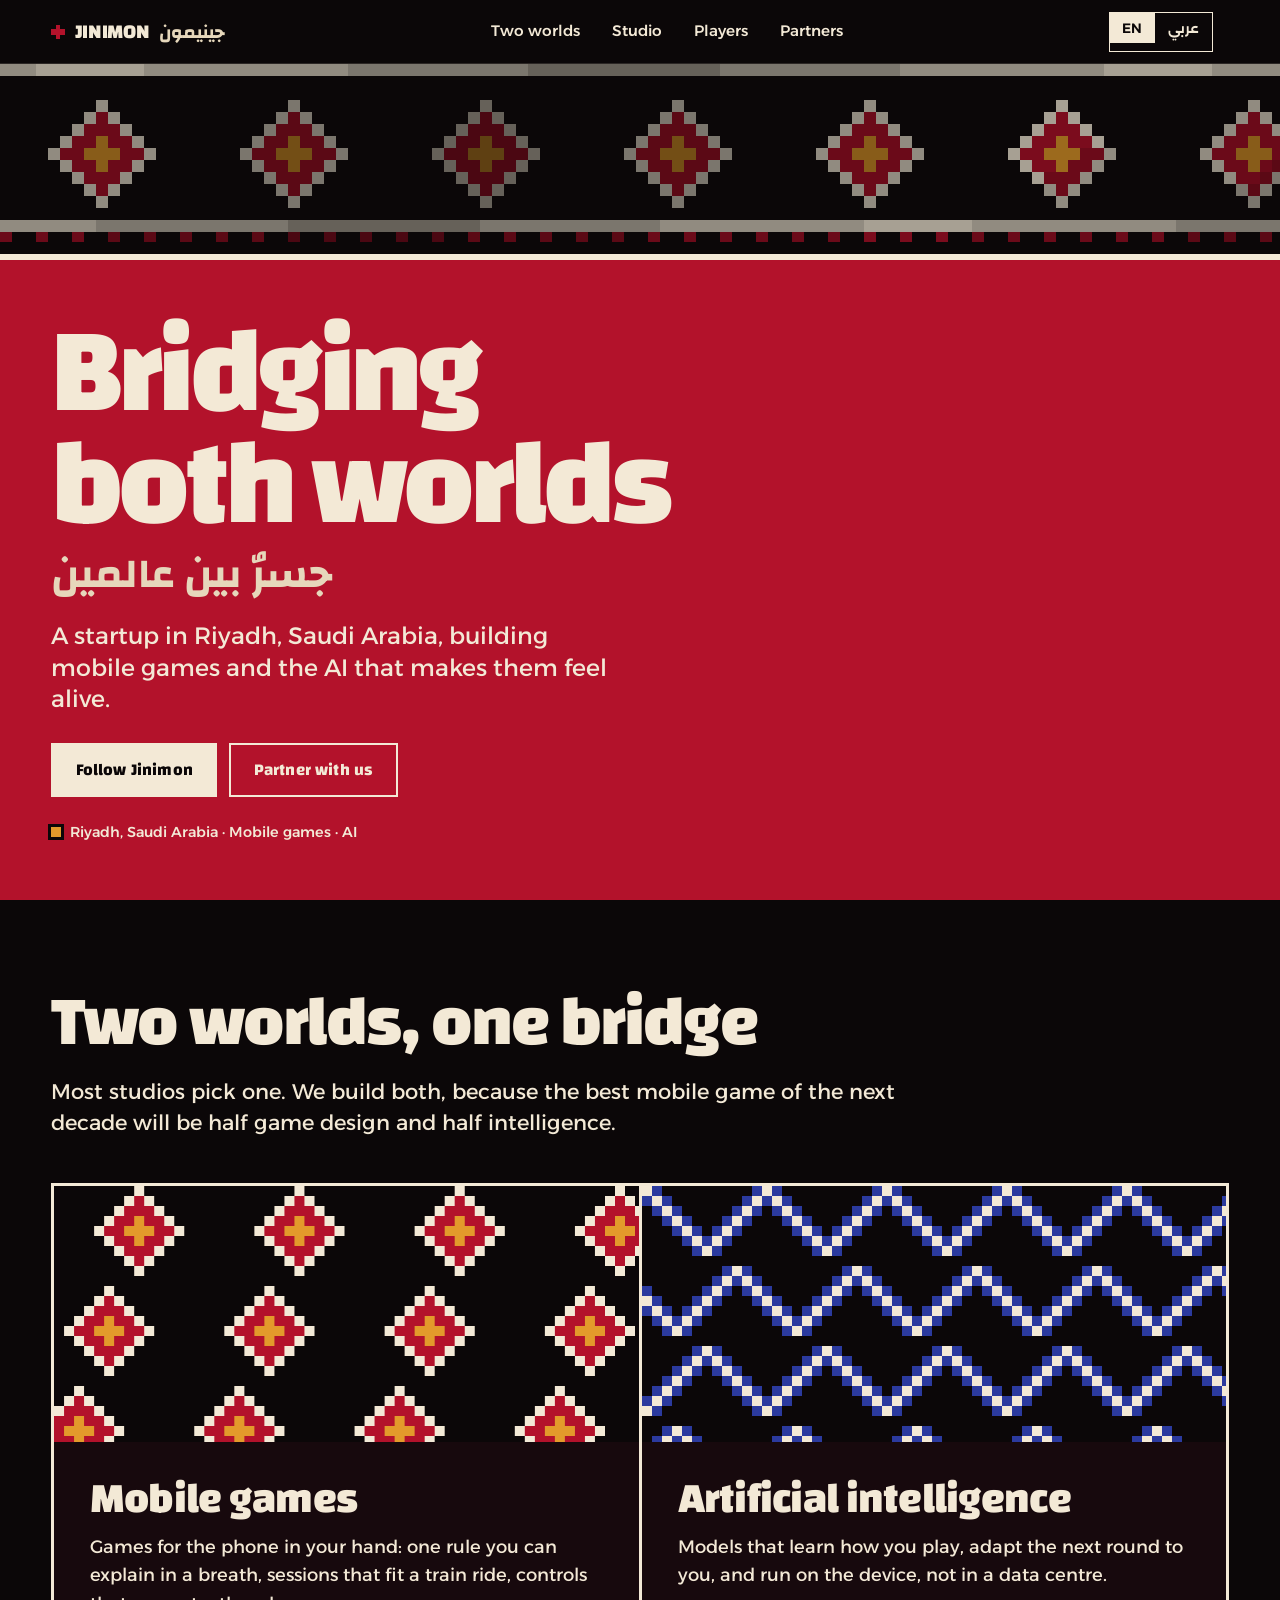
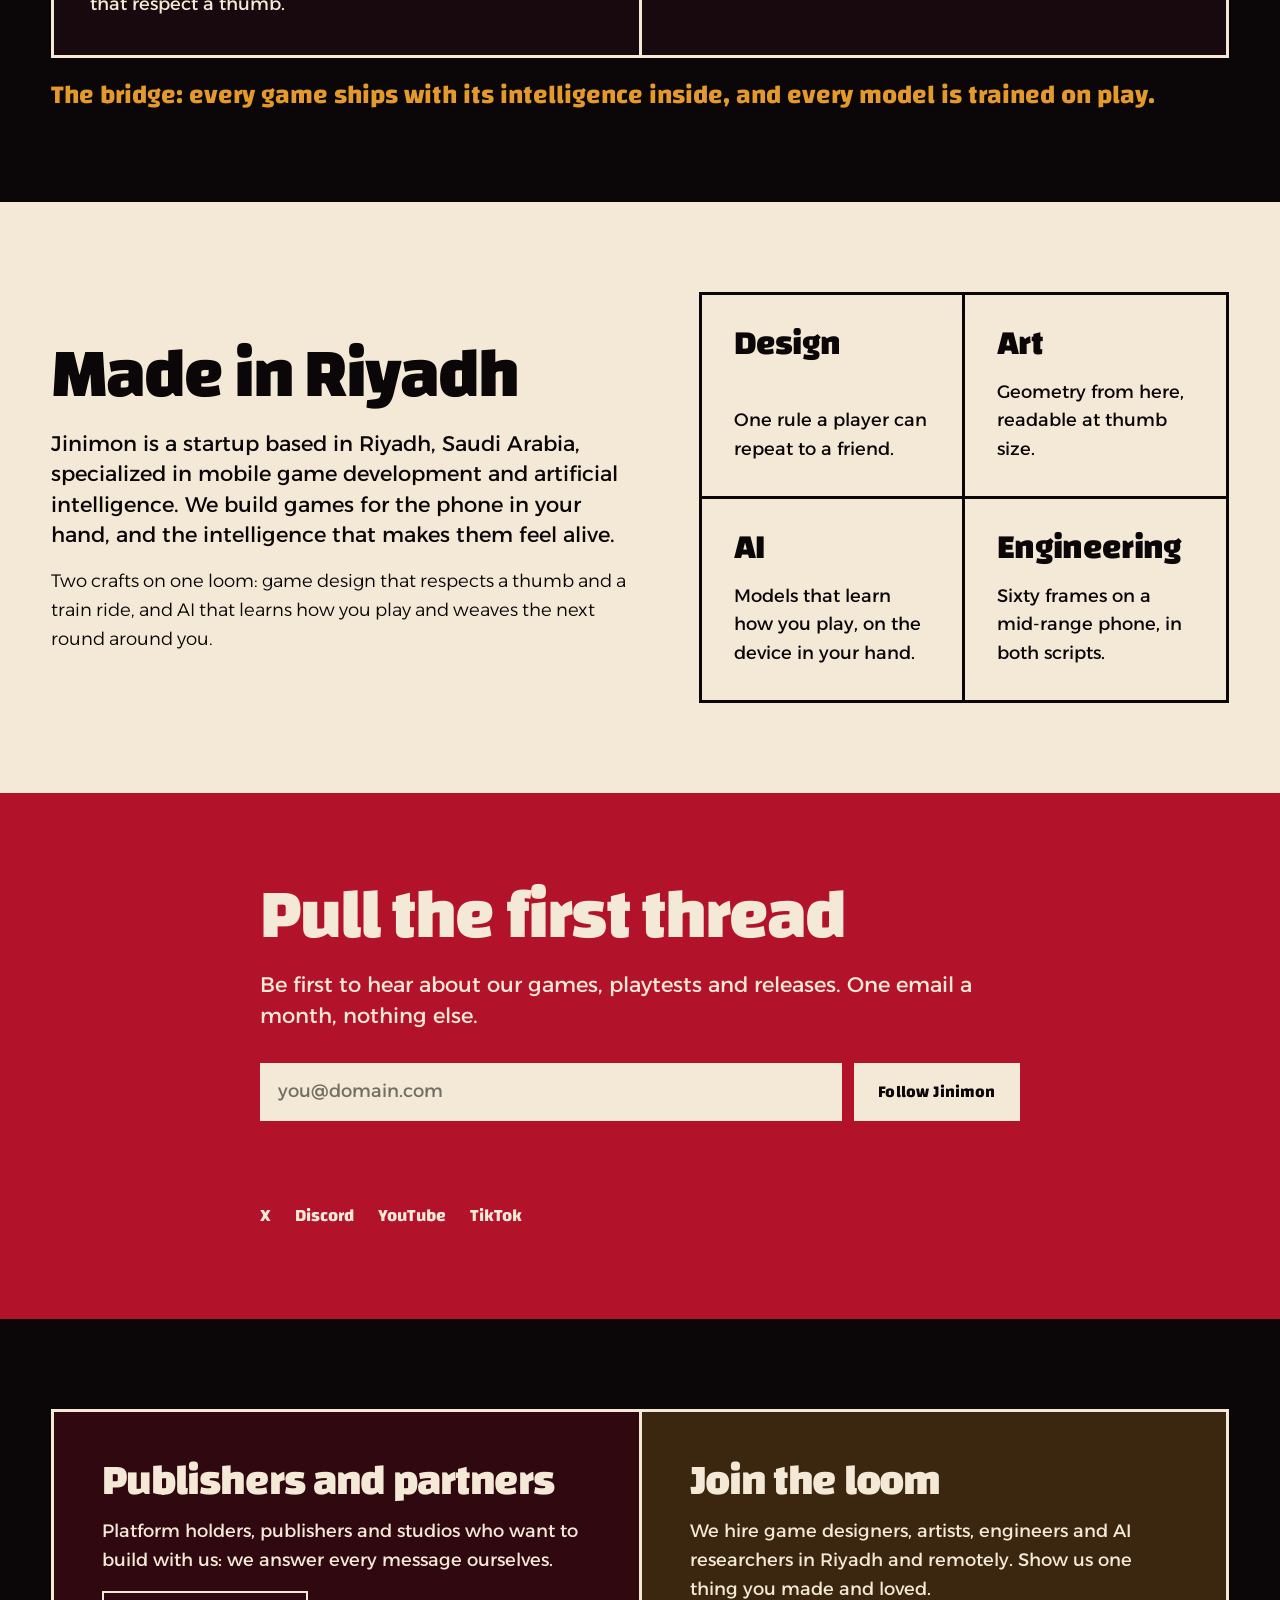
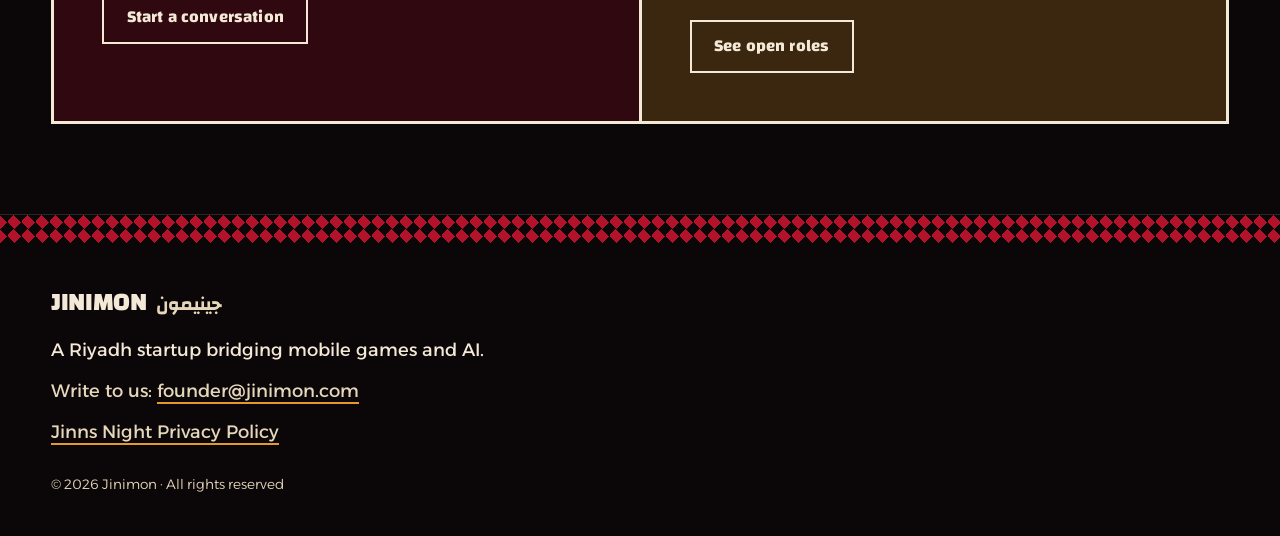
<file: index.html>
<!DOCTYPE html>
<html lang="en" dir="ltr">
<head>
  <meta charset="utf-8">
  <meta name="viewport" content="width=device-width, initial-scale=1, viewport-fit=cover">
  <title>Jinimon — Mobile games and AI, from Riyadh</title>
  <meta name="description" content="Jinimon is a Riyadh startup specialized in mobile game development and AI. Bridging both worlds.">
  <meta name="theme-color" content="#0B0708">
  <link rel="canonical" href="https://jinimon.com/">
  <meta property="og:type" content="website">
  <meta property="og:url" content="https://jinimon.com/">
  <meta property="og:title" content="Jinimon — Bridging both worlds">
  <meta property="og:description" content="A Riyadh startup specialized in mobile game development and AI.">
  <meta property="og:locale" content="en_US">
  <meta property="og:locale:alternate" content="ar_SA">
  <link rel="icon" href="assets/favicon.svg" type="image/svg+xml">
  <link rel="preconnect" href="https://fonts.googleapis.com">
  <link rel="preconnect" href="https://fonts.gstatic.com" crossorigin>
  <link href="https://fonts.googleapis.com/css2?family=Changa:wght@500;700;800&family=Alexandria:wght@300;400;500;600&display=swap" rel="stylesheet">
  <link rel="stylesheet" href="styles.css">
</head>
<body>
<!--
THESIS: Jinimon bridges two worlds, mobile games and AI, and the page is the bridge:
a Sadu loom whose bands are the Kingdom's own pixel geometry, lit like an LED
matrix. It refuses the category default (near-black ground, one neon accent,
glowing edges, floating phone mockups) and the startup default (gradient hero,
three feature cards, logo wall).
OWN-WORLD: committed Sadu crimson fields on a goat-hair black ground, ivory thread,
ochre as the single hot accent, indigo as the one cool thread. Changa display in
both scripts, Alexandria text. Hard pixel steps, zero rounded corners, 1px ivory
rules, cells backlit by their own thread colour. Fully bilingual, full RTL mirror.
STORY: a visitor lands on the tagline, understands in one line that a Riyadh
startup builds mobile games and the AI inside them, then follows the studio or
starts a partnership.
FIRST VIEWPORT: full-bleed generative loom weaving in from the inline-end edge; the
tagline at display scale in the current script with its echo in the other; one-line
positioning; primary FOLLOW action and a secondary PARTNER link under it; thin nav
band with wordmark and the EN/AR switch. Pointer pulls a thread: nearby cells
brighten.
FORM: Sadu band-weaving as luminous pixel matrix, candidate 3 of 7, seed 93679067.
FINISH: unreviewed and undocumented is unfinished; this build ends with the finish
review, the verdict, DESIGN.md, and every shipping raster carrying its provenance.
-->
<a class="skip" href="#worlds" data-i18n="skip">Skip to content</a>

<header class="band band--nav" id="top">
  <a class="wordmark" href="#top" aria-label="Jinimon">
    <span class="wordmark__pixel" aria-hidden="true"></span>
    <span class="wordmark__latin">JINIMON</span>
    <span class="wordmark__arabic" lang="ar" dir="rtl">جينيمون</span>
  </a>
  <nav class="nav" aria-label="Primary">
    <a href="#worlds" data-i18n="nav.worlds">Two worlds</a>
    <a href="#studio" data-i18n="nav.studio">Studio</a>
    <a href="#players" data-i18n="nav.players">Players</a>
    <a href="#partners" data-i18n="nav.partners">Partners</a>
  </nav>
  <button class="lang" id="langToggle" type="button">
    <span class="lang__opt" data-lang="en">EN</span>
    <span class="lang__opt" data-lang="ar" lang="ar">عربي</span>
  </button>
  <button class="menu" id="menuToggle" type="button" aria-expanded="false" aria-controls="mobileNav" aria-label="Open menu">
    <span></span><span></span><span></span>
  </button>
</header>
<nav class="mobile-nav" id="mobileNav" aria-label="Primary mobile" hidden>
  <a href="#worlds" data-i18n="nav.worlds">Two worlds</a>
  <a href="#studio" data-i18n="nav.studio">Studio</a>
  <a href="#players" data-i18n="nav.players">Players</a>
  <a href="#partners" data-i18n="nav.partners">Partners</a>
</nav>

<main>
  <!-- HERO — the tagline leads -->
  <section class="hero" aria-labelledby="heroTitle">
    <canvas class="loom" id="loom" aria-hidden="true"></canvas>
    <div class="hero__inner">
      <h1 class="hero__title" id="heroTitle" data-i18n="hero.title">Bridging both worlds</h1>
      <p class="hero__echo" data-i18n-other="hero.title" lang="ar" dir="rtl">جسرٌ بين عالمين</p>
      <p class="hero__hook" data-i18n="hero.hook">A startup in Riyadh, Saudi Arabia, building mobile games and the AI that makes them feel alive.</p>
      <div class="hero__actions">
        <a class="btn btn--primary" href="#players" data-i18n="hero.cta">Follow Jinimon</a>
        <a class="btn btn--ghost" href="#partners" data-i18n="hero.secondary">Partner with us</a>
      </div>
      <p class="hero__status"><span class="dot" aria-hidden="true"></span><span data-i18n="hero.status">Riyadh, Saudi Arabia · Mobile games · AI</span></p>
    </div>
    <div class="hero__shuttle" aria-hidden="true"></div>
  </section>

  <!-- TWO WORLDS -->
  <section class="section section--worlds" id="worlds" aria-labelledby="worldsTitle">
    <div class="section__head">
      <h2 class="h2" id="worldsTitle" data-i18n="worlds.title">Two worlds, one bridge</h2>
      <p class="lede" data-i18n="worlds.lede">Most studios pick one. We build both, because the best mobile game of the next decade will be half game design and half intelligence.</p>
    </div>
    <div class="worlds">
      <article class="world" data-thread="crimson">
        <div class="world__art" data-pattern="diamond" aria-hidden="true"></div>
        <div class="world__body">
          <h3 class="world__title" data-i18n="worlds.games.t">Mobile games</h3>
          <p data-i18n="worlds.games.p">Games for the phone in your hand: one rule you can explain in a breath, sessions that fit a train ride, controls that respect a thumb.</p>
        </div>
      </article>
      <div class="bridge" aria-hidden="true"><span></span></div>
      <article class="world" data-thread="indigo">
        <div class="world__art" data-pattern="wave" aria-hidden="true"></div>
        <div class="world__body">
          <h3 class="world__title" data-i18n="worlds.ai.t">Artificial intelligence</h3>
          <p data-i18n="worlds.ai.p">Models that learn how you play, adapt the next round to you, and run on the device, not in a data centre.</p>
        </div>
      </article>
    </div>
    <p class="worlds__bridge-line" data-i18n="worlds.bridge">The bridge: every game ships with its intelligence inside, and every model is trained on play.</p>
  </section>

  <!-- STUDIO — the ivory wool band -->
  <section class="section section--studio" id="studio" aria-labelledby="studioTitle">
    <div class="studio__grid">
      <div class="studio__text">
        <h2 class="h2" id="studioTitle" data-i18n="studio.title">Made in Riyadh</h2>
        <p class="lede" data-i18n="studio.p1">Jinimon is a startup based in Riyadh, Saudi Arabia, specialized in mobile game development and artificial intelligence. We build games for the phone in your hand, and the intelligence that makes them feel alive.</p>
        <p data-i18n="studio.p2">Two crafts on one loom: game design that respects a thumb and a train ride, and AI that learns how you play and weaves the next round around you.</p>
      </div>
      <ul class="panes" aria-label="Craft">
        <li class="pane" data-thread="crimson"><h3 data-i18n="studio.design.t">Design</h3><p data-i18n="studio.design.p">One rule a player can repeat to a friend.</p></li>
        <li class="pane" data-thread="ochre"><h3 data-i18n="studio.art.t">Art</h3><p data-i18n="studio.art.p">Geometry from here, readable at thumb size.</p></li>
        <li class="pane" data-thread="indigo"><h3 data-i18n="studio.ai.t">AI</h3><p data-i18n="studio.ai.p">Models that learn how you play, on the device in your hand.</p></li>
        <li class="pane" data-thread="black"><h3 data-i18n="studio.eng.t">Engineering</h3><p data-i18n="studio.eng.p">Sixty frames on a mid-range phone, in both scripts.</p></li>
      </ul>
    </div>
  </section>

  <!-- PLAYERS — follow -->
  <section class="section section--players" id="players" aria-labelledby="playersTitle">
    <div class="players__inner">
      <h2 class="h2" id="playersTitle" data-i18n="players.title">Pull the first thread</h2>
      <p class="lede" data-i18n="players.lede">Be first to hear about our games, playtests and releases. One email a month, nothing else.</p>
      <!-- No backend yet: the form is intercepted in script.js. Wire action="" to your list provider. -->
      <form class="follow" id="followForm" novalidate>
        <label class="sr-only" for="email" data-i18n="players.label">Email address</label>
        <input class="follow__input" id="email" name="email" type="email" inputmode="email" autocomplete="email" required placeholder="you@domain.com">
        <button class="btn btn--primary" type="submit" data-i18n="players.cta">Follow Jinimon</button>
      </form>
      <p class="follow__note" id="followNote" role="status" aria-live="polite"></p>
      <ul class="social" aria-label="Social">
        <li><a data-i18n="social.x" data-replace="social url">X</a></li>
        <li><a data-i18n="social.discord" data-replace="social url">Discord</a></li>
        <li><a data-i18n="social.youtube" data-replace="social url">YouTube</a></li>
        <li><a data-i18n="social.tiktok" data-replace="social url">TikTok</a></li>
      </ul>
    </div>
  </section>

  <!-- PARTNERS & CAREERS -->
  <section class="section section--partners" id="partners" aria-labelledby="partnersTitle">
    <div class="duo">
      <article class="duo__pane" data-thread="crimson">
        <h2 class="h2 h2--small" id="partnersTitle" data-i18n="partners.title">Publishers and partners</h2>
        <p data-i18n="partners.p">Platform holders, publishers and studios who want to build with us: we answer every message ourselves.</p>
        <a class="btn btn--ghost" href="mailto:founder@jinimon.com" data-i18n="partners.cta">Start a conversation</a>
      </article>
      <article class="duo__pane" data-thread="ochre">
        <h2 class="h2 h2--small" data-i18n="careers.title">Join the loom</h2>
        <p data-i18n="careers.p">We hire game designers, artists, engineers and AI researchers in Riyadh and remotely. Show us one thing you made and loved.</p>
        <a class="btn btn--ghost" href="mailto:founder@jinimon.com" data-i18n="careers.cta">See open roles</a>
      </article>
    </div>
  </section>
</main>

<footer class="footer" id="contact">
  <div class="footer__weave" aria-hidden="true"></div>
  <div class="footer__inner">
    <a class="wordmark wordmark--footer" href="#top" aria-label="Jinimon">
      <span class="wordmark__latin">JINIMON</span>
      <span class="wordmark__arabic" lang="ar" dir="rtl">جينيمون</span>
    </a>
    <p class="footer__line" data-i18n="footer.line">A Riyadh startup bridging mobile games and AI.</p>
    <p class="footer__contact"><span data-i18n="footer.contact">Write to us:</span> <a href="mailto:founder@jinimon.com" class="footer__mail">founder@jinimon.com</a></p>
    <p class="footer__links"><a href="/jinns-night/privacy/" data-i18n="footer.jnPrivacy">Jinns Night Privacy Policy</a></p>
    <p class="footer__legal">© 2026 Jinimon · <span data-i18n="footer.rights">All rights reserved</span></p>
  </div>
</footer>

<script src="script.js"></script>
</body>
</html>
</file>
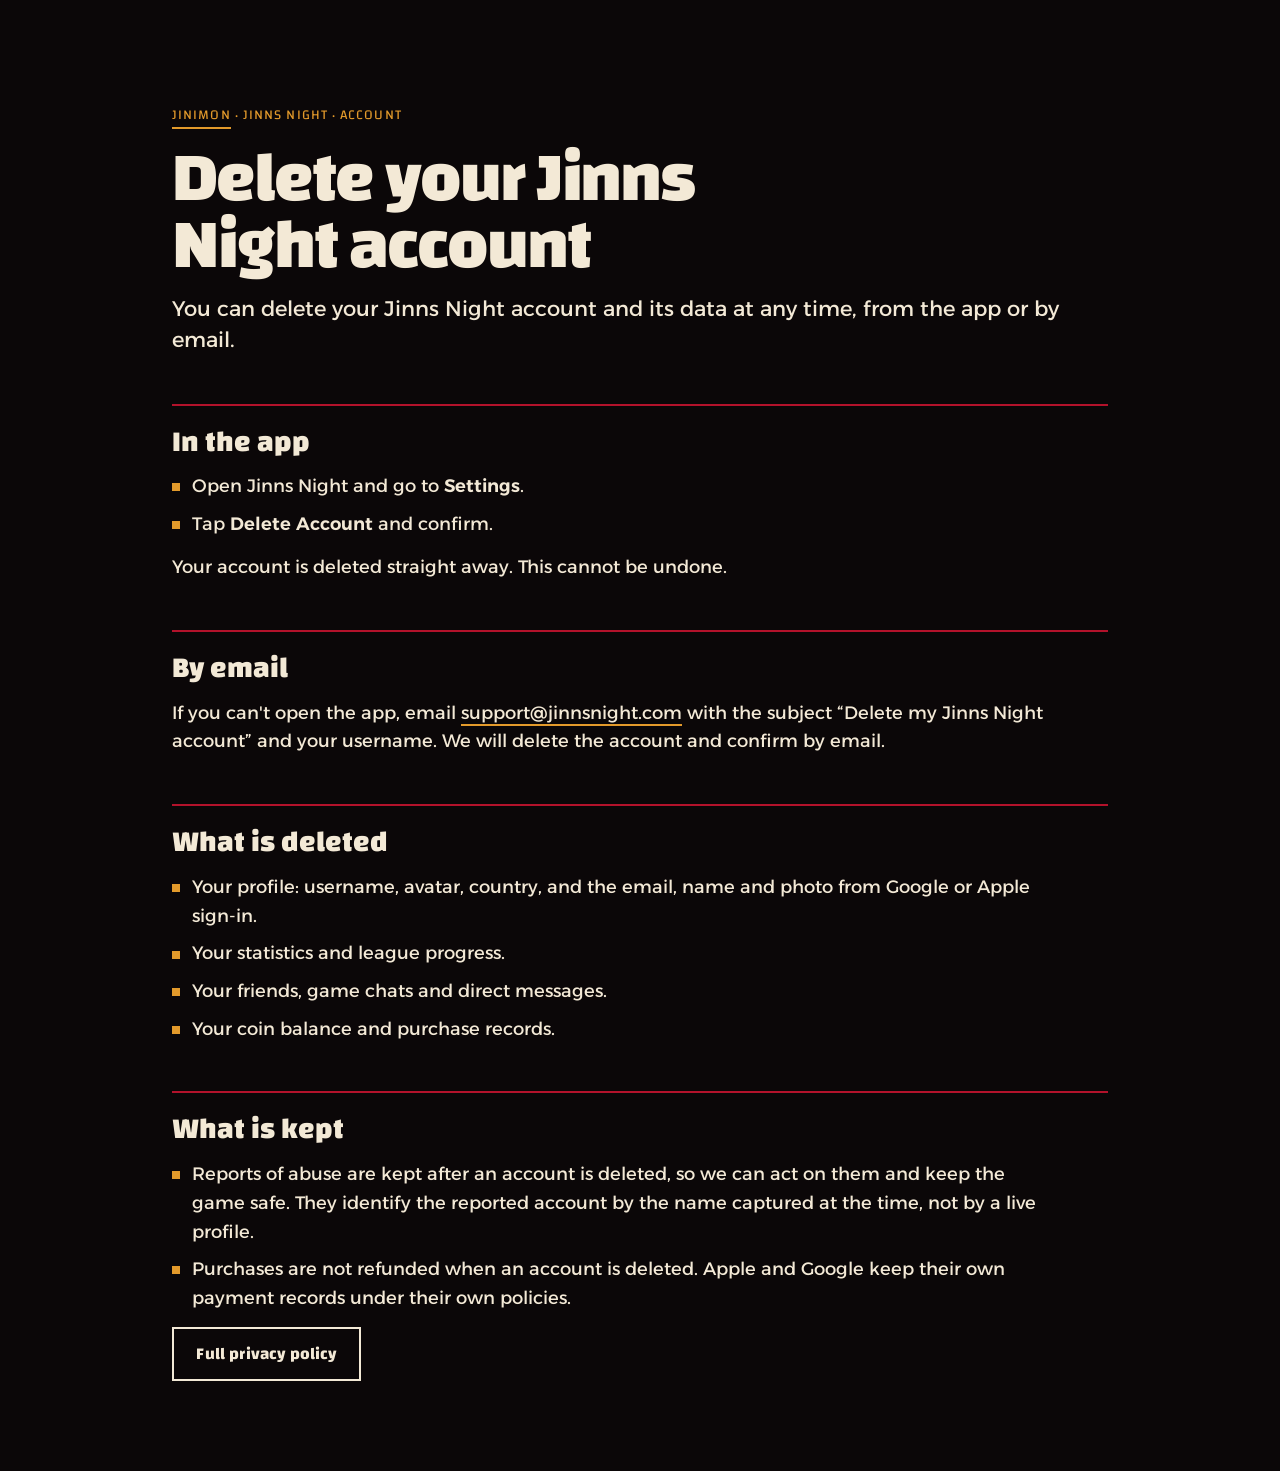
<file: jinns-night/delete-account/index.html>
<!DOCTYPE html>
<html lang="en">
<head>
  <meta charset="utf-8">
  <meta name="viewport" content="width=device-width, initial-scale=1">
  <title>Jinns Night — Delete your account</title>
  <meta name="description" content="How to delete your Jinns Night account and data, what is deleted, and what is kept.">
  <link rel="canonical" href="https://jinimon.com/jinns-night/delete-account/">
  <link rel="icon" href="/assets/favicon.svg" type="image/svg+xml">
  <link rel="preconnect" href="https://fonts.googleapis.com">
  <link rel="preconnect" href="https://fonts.gstatic.com" crossorigin>
  <link href="https://fonts.googleapis.com/css2?family=Changa:wght@700;800&family=Alexandria:wght@300;400;600&display=swap" rel="stylesheet">
  <link rel="stylesheet" href="/styles.css">
</head>
<body>
<!-- Linked from Google Play's Data safety form ("Delete account URL"). Keep it
     in step with the "Deleting your account" and "How long we keep it"
     sections of ../privacy/ and of jinnsnight.com/privacy. -->
<main class="section legal">
  <article class="legal__inner">
    <p class="legal__eyebrow"><a href="/">Jinimon</a> · Jinns Night · Account</p>
    <h1 class="h2">Delete your Jinns Night account</h1>
    <p class="lede">You can delete your Jinns Night account and its data at any time, from the app or by email.</p>

    <h2>In the app</h2>
    <ul>
      <li>Open Jinns Night and go to <strong>Settings</strong>.</li>
      <li>Tap <strong>Delete Account</strong> and confirm.</li>
    </ul>
    <p>Your account is deleted straight away. This cannot be undone.</p>

    <h2>By email</h2>
    <p>If you can't open the app, email <a href="mailto:support@jinnsnight.com?subject=Delete%20my%20Jinns%20Night%20account">support@jinnsnight.com</a> with the subject &ldquo;Delete my Jinns Night account&rdquo; and your username. We will delete the account and confirm by email.</p>

    <h2>What is deleted</h2>
    <ul>
      <li>Your profile: username, avatar, country, and the email, name and photo from Google or Apple sign-in.</li>
      <li>Your statistics and league progress.</li>
      <li>Your friends, game chats and direct messages.</li>
      <li>Your coin balance and purchase records.</li>
    </ul>

    <h2>What is kept</h2>
    <ul>
      <li>Reports of abuse are kept after an account is deleted, so we can act on them and keep the game safe. They identify the reported account by the name captured at the time, not by a live profile.</li>
      <li>Purchases are not refunded when an account is deleted. Apple and Google keep their own payment records under their own policies.</li>
    </ul>

    <p class="legal__back"><a class="btn btn--ghost" href="/jinns-night/privacy/">Full privacy policy</a></p>
  </article>
</main>
</body>
</html>
</file>
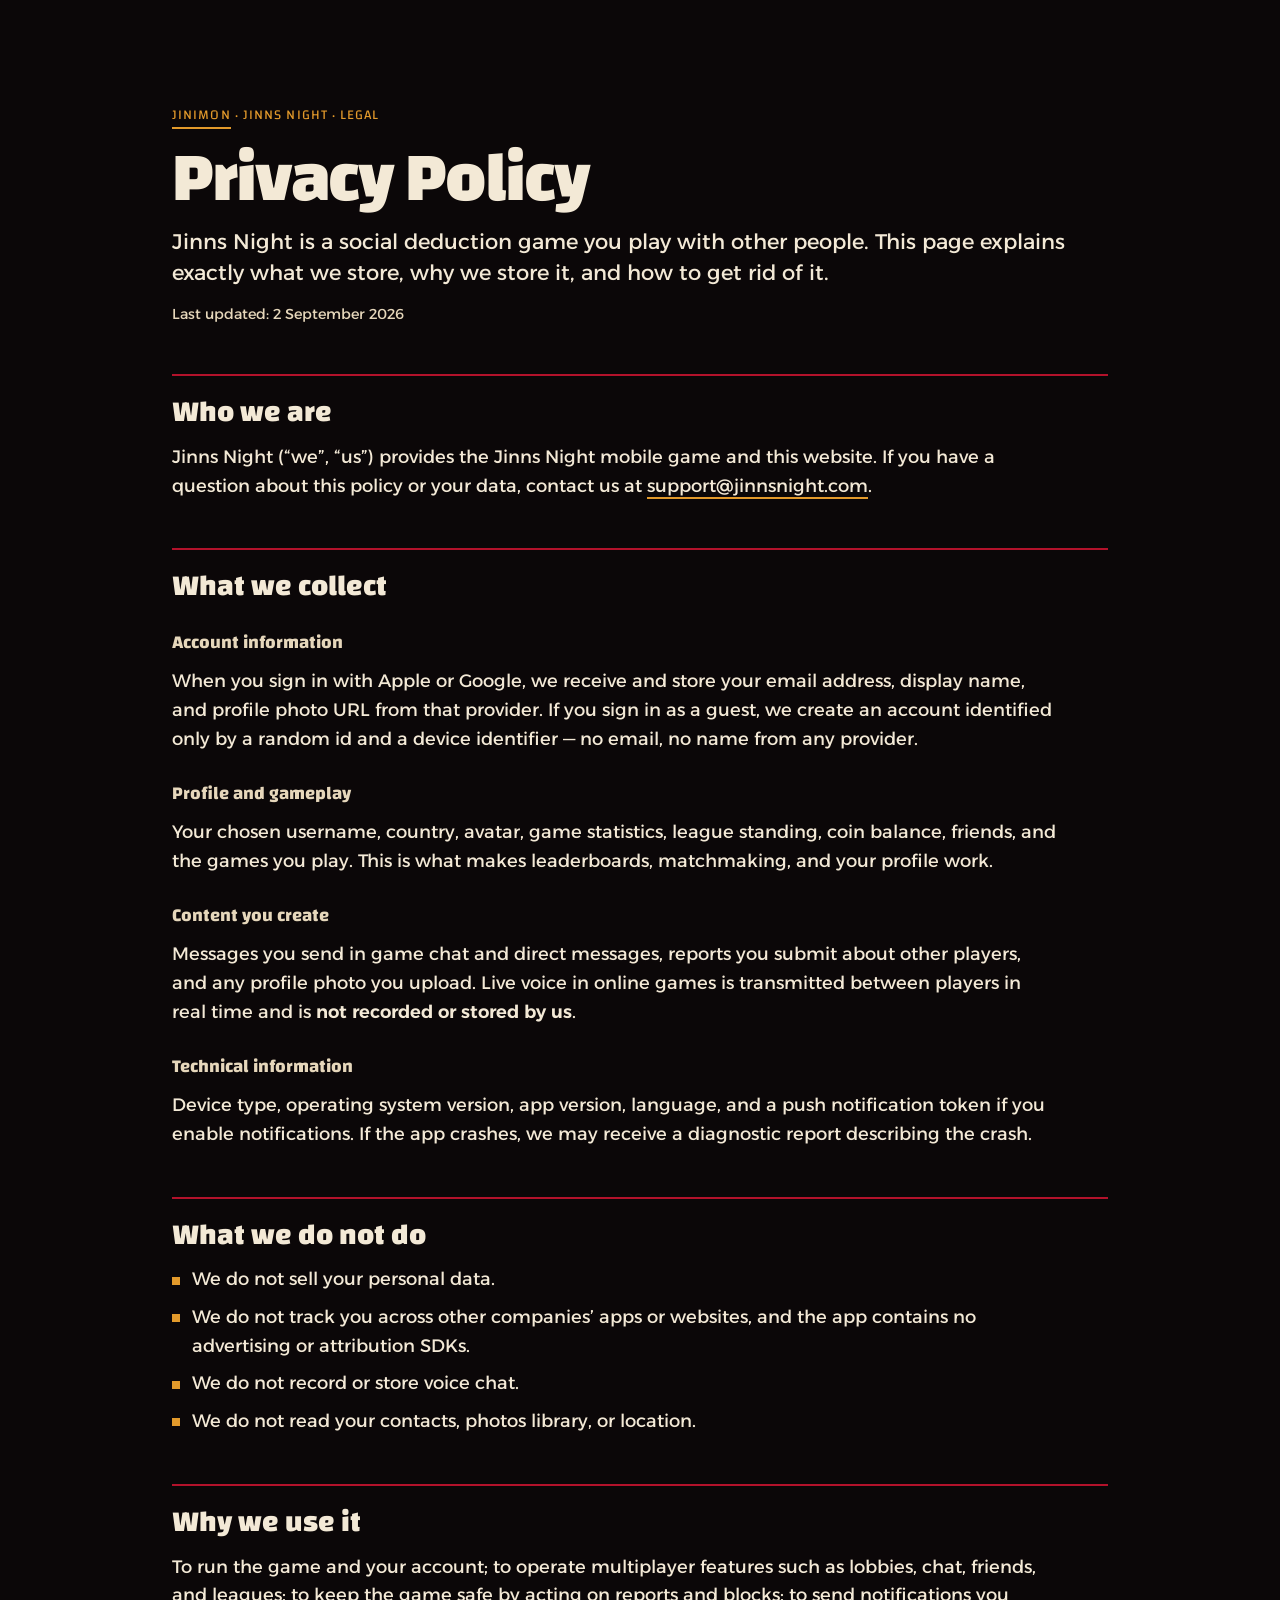
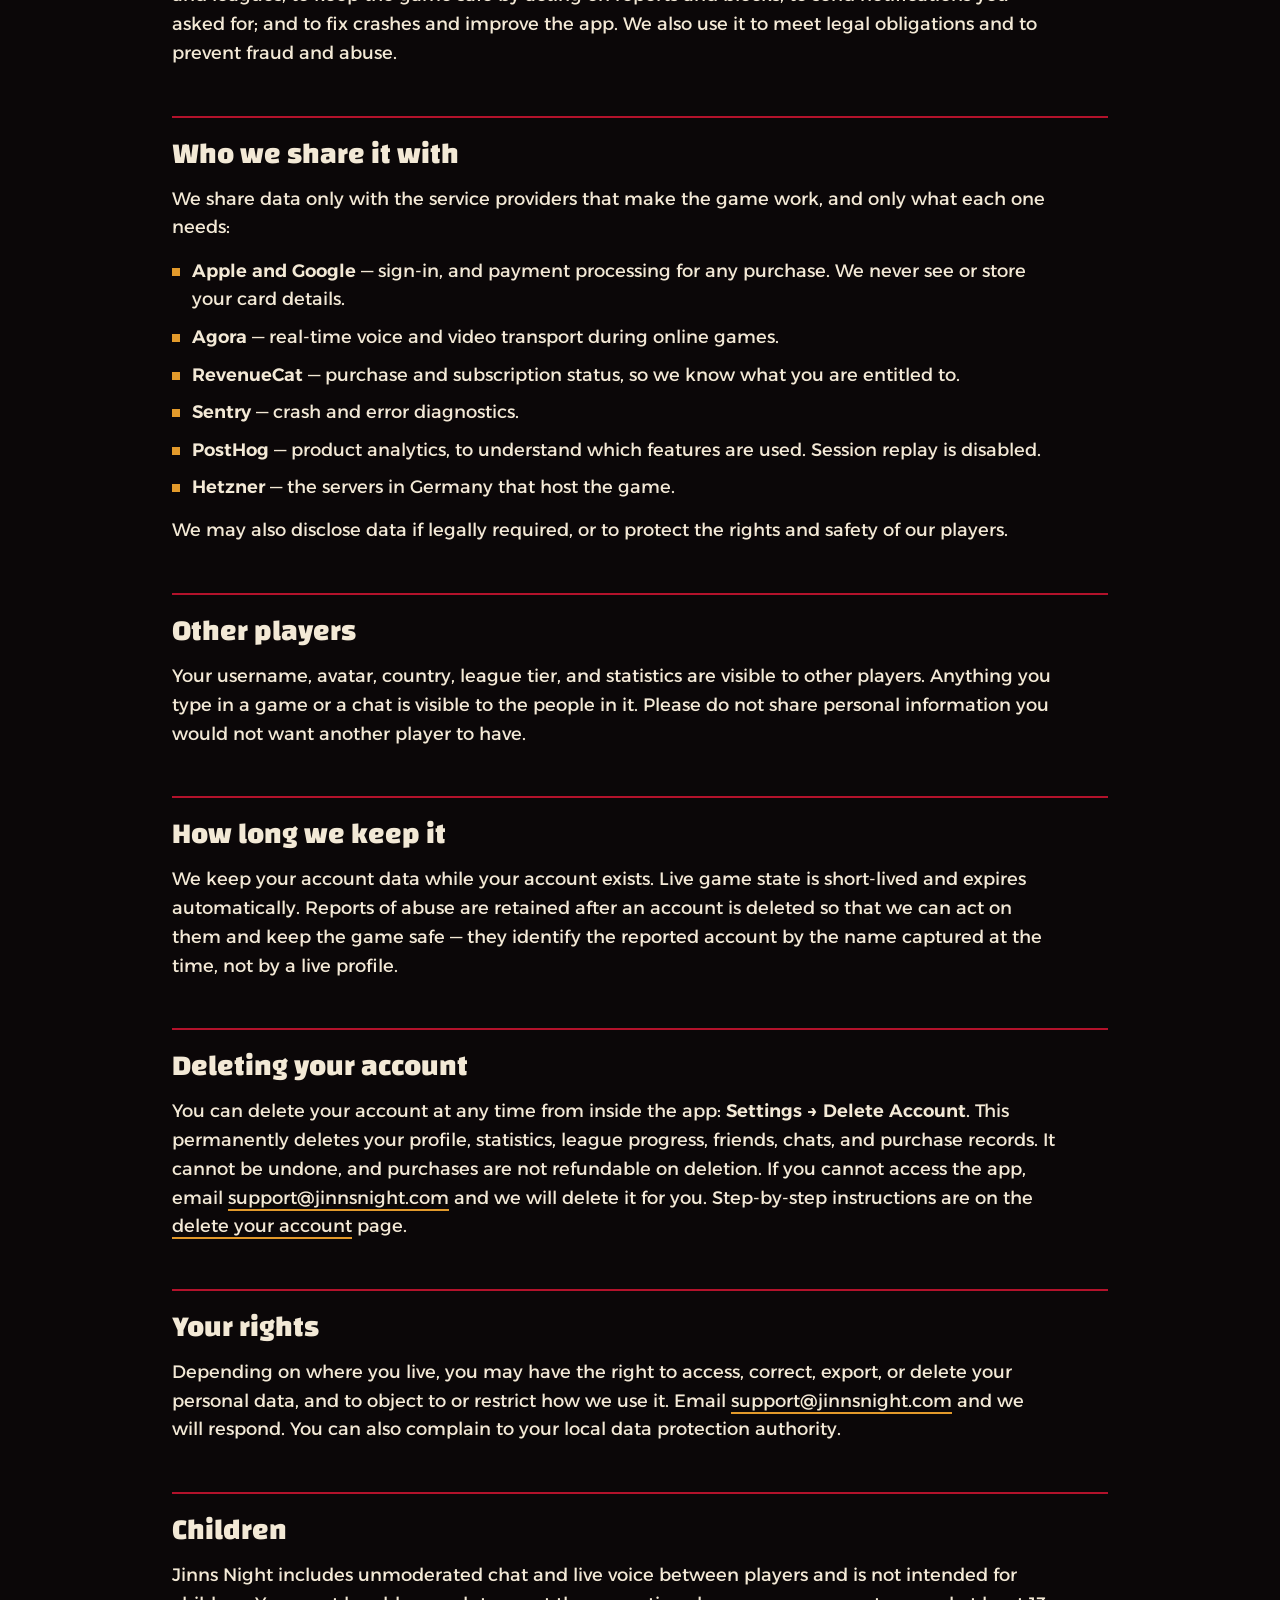
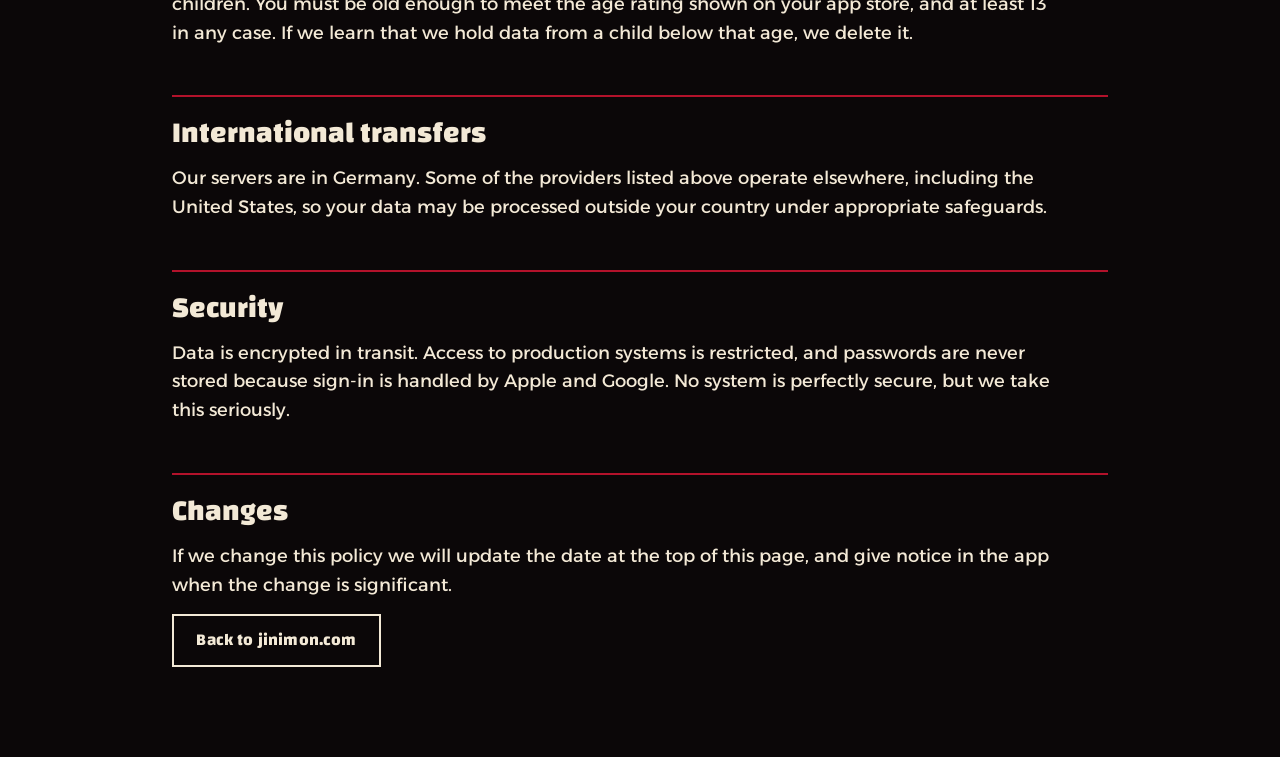
<file: jinns-night/privacy/index.html>
<!DOCTYPE html>
<html lang="en">
<head>
  <meta charset="utf-8">
  <meta name="viewport" content="width=device-width, initial-scale=1">
  <title>Jinns Night — Privacy Policy</title>
  <meta name="description" content="How Jinns Night collects, uses, and protects your data: what we store, who we share it with, and how to delete your account.">
  <link rel="canonical" href="https://jinimon.com/jinns-night/privacy/">
  <link rel="icon" href="/assets/favicon.svg" type="image/svg+xml">
  <link rel="preconnect" href="https://fonts.googleapis.com">
  <link rel="preconnect" href="https://fonts.gstatic.com" crossorigin>
  <link href="https://fonts.googleapis.com/css2?family=Changa:wght@700;800&family=Alexandria:wght@300;400;600&display=swap" rel="stylesheet">
  <link rel="stylesheet" href="/styles.css">
</head>
<body>
<!-- Same text as jinnsnight.com/privacy (jn-website app/privacy/page.tsx).
     Change both together so the two copies never disagree. -->
<main class="section legal">
  <article class="legal__inner">
    <p class="legal__eyebrow"><a href="/">Jinimon</a> · Jinns Night · Legal</p>
    <h1 class="h2">Privacy Policy</h1>
    <p class="lede">Jinns Night is a social deduction game you play with other people. This page explains exactly what we store, why we store it, and how to get rid of it.</p>
    <p class="legal__updated">Last updated: 2 September 2026</p>

    <h2>Who we are</h2>
    <p>Jinns Night (&ldquo;we&rdquo;, &ldquo;us&rdquo;) provides the Jinns Night mobile game and this website. If you have a question about this policy or your data, contact us at <a href="mailto:support@jinnsnight.com">support@jinnsnight.com</a>.</p>

    <h2>What we collect</h2>

    <h3>Account information</h3>
    <p>When you sign in with Apple or Google, we receive and store your email address, display name, and profile photo URL from that provider. If you sign in as a guest, we create an account identified only by a random id and a device identifier — no email, no name from any provider.</p>

    <h3>Profile and gameplay</h3>
    <p>Your chosen username, country, avatar, game statistics, league standing, coin balance, friends, and the games you play. This is what makes leaderboards, matchmaking, and your profile work.</p>

    <h3>Content you create</h3>
    <p>Messages you send in game chat and direct messages, reports you submit about other players, and any profile photo you upload. Live voice in online games is transmitted between players in real time and is <strong>not recorded or stored by us</strong>.</p>

    <h3>Technical information</h3>
    <p>Device type, operating system version, app version, language, and a push notification token if you enable notifications. If the app crashes, we may receive a diagnostic report describing the crash.</p>

    <h2>What we do not do</h2>
    <ul>
      <li>We do not sell your personal data.</li>
      <li>We do not track you across other companies&rsquo; apps or websites, and the app contains no advertising or attribution SDKs.</li>
      <li>We do not record or store voice chat.</li>
      <li>We do not read your contacts, photos library, or location.</li>
    </ul>

    <h2>Why we use it</h2>
    <p>To run the game and your account; to operate multiplayer features such as lobbies, chat, friends, and leagues; to keep the game safe by acting on reports and blocks; to send notifications you asked for; and to fix crashes and improve the app. We also use it to meet legal obligations and to prevent fraud and abuse.</p>

    <h2>Who we share it with</h2>
    <p>We share data only with the service providers that make the game work, and only what each one needs:</p>
    <ul>
      <li><strong>Apple and Google</strong> — sign-in, and payment processing for any purchase. We never see or store your card details.</li>
      <li><strong>Agora</strong> — real-time voice and video transport during online games.</li>
      <li><strong>RevenueCat</strong> — purchase and subscription status, so we know what you are entitled to.</li>
      <li><strong>Sentry</strong> — crash and error diagnostics.</li>
      <li><strong>PostHog</strong> — product analytics, to understand which features are used. Session replay is disabled.</li>
      <li><strong>Hetzner</strong> — the servers in Germany that host the game.</li>
    </ul>
    <p>We may also disclose data if legally required, or to protect the rights and safety of our players.</p>

    <h2>Other players</h2>
    <p>Your username, avatar, country, league tier, and statistics are visible to other players. Anything you type in a game or a chat is visible to the people in it. Please do not share personal information you would not want another player to have.</p>

    <h2>How long we keep it</h2>
    <p>We keep your account data while your account exists. Live game state is short-lived and expires automatically. Reports of abuse are retained after an account is deleted so that we can act on them and keep the game safe — they identify the reported account by the name captured at the time, not by a live profile.</p>

    <h2>Deleting your account</h2>
    <p>You can delete your account at any time from inside the app: <strong>Settings → Delete Account</strong>. This permanently deletes your profile, statistics, league progress, friends, chats, and purchase records. It cannot be undone, and purchases are not refundable on deletion. If you cannot access the app, email <a href="mailto:support@jinnsnight.com">support@jinnsnight.com</a> and we will delete it for you. Step-by-step instructions are on the <a href="/jinns-night/delete-account/">delete your account</a> page.</p>

    <h2>Your rights</h2>
    <p>Depending on where you live, you may have the right to access, correct, export, or delete your personal data, and to object to or restrict how we use it. Email <a href="mailto:support@jinnsnight.com">support@jinnsnight.com</a> and we will respond. You can also complain to your local data protection authority.</p>

    <h2>Children</h2>
    <p>Jinns Night includes unmoderated chat and live voice between players and is not intended for children. You must be old enough to meet the age rating shown on your app store, and at least 13 in any case. If we learn that we hold data from a child below that age, we delete it.</p>

    <h2>International transfers</h2>
    <p>Our servers are in Germany. Some of the providers listed above operate elsewhere, including the United States, so your data may be processed outside your country under appropriate safeguards.</p>

    <h2>Security</h2>
    <p>Data is encrypted in transit. Access to production systems is restricted, and passwords are never stored because sign-in is handled by Apple and Google. No system is perfectly secure, but we take this seriously.</p>

    <h2>Changes</h2>
    <p>If we change this policy we will update the date at the top of this page, and give notice in the app when the change is significant.</p>

    <p class="legal__back"><a class="btn btn--ghost" href="/">Back to jinimon.com</a></p>
  </article>
</main>
</body>
</html>
</file>
<file: styles.css>
/* Jinimon — Sadu loom world. Tokens first, then surfaces, then components.
   Hard pixel steps everywhere: no border-radius, no blur, no soft shadows. */

:root {
  --black: #0B0708;        /* goat-hair ground */
  --black-2: #17090D;      /* warp shadow */
  --crimson: #B3122B;      /* Sadu red, the committed field */
  --ivory: #F3E9D6;        /* undyed wool */
  --ivory-2: #E6D7BB;
  --ochre: #E39A2B;        /* the single hot accent */
  --indigo: #2B3A9E;       /* one cool thread */
  --thread: var(--crimson);

  --font-display: "Changa", "Alexandria", system-ui, sans-serif;
  --font-text: "Alexandria", "Changa", system-ui, sans-serif;

  --cell: 12px;            /* loom cell at desktop; the canvas derives its own */
  --gutter: clamp(1rem, 4vw, 3.5rem);
  --max: 1360px;

  --ease-out: cubic-bezier(0.16, 1, 0.3, 1);
  --t-fast: 160ms;
  --t-slow: 700ms;
}

/* ---------- base ---------- */
*, *::before, *::after { box-sizing: border-box; }
html { -webkit-text-size-adjust: 100%; scroll-behavior: smooth; scroll-padding-top: calc(64px + env(safe-area-inset-top)); }
body {
  margin: 0;
  background: var(--black);
  color: var(--ivory);
  font-family: var(--font-text);
  font-weight: 300;
  font-size: clamp(1rem, 0.95rem + 0.25vw, 1.125rem);
  line-height: 1.6;
  overflow-x: hidden;
  -webkit-font-smoothing: antialiased;
}
[lang="ar"], [dir="rtl"] body { font-weight: 300; }
[dir="rtl"] body { line-height: 1.85; }
img, canvas { display: block; max-width: 100%; }
a { color: inherit; text-decoration: none; }
p { margin: 0; }
ul { list-style: none; margin: 0; padding: 0; }
h1, h2, h3 { margin: 0; font-family: var(--font-display); line-height: 1; }

[dir="rtl"] :is(.btn, .pane h3, .world__title, .h2, .hero__title), .wordmark__arabic { letter-spacing: 0; }

/* browser surfaces belong to the world */
::selection { background: var(--ochre); color: var(--black); }
::-moz-selection { background: var(--ochre); color: var(--black); }
:root { caret-color: var(--ochre); accent-color: var(--crimson); scrollbar-color: var(--crimson) var(--black); }
::-webkit-scrollbar { width: 10px; height: 10px; }
::-webkit-scrollbar-track { background: var(--black); }
::-webkit-scrollbar-thumb { background: var(--crimson); border: 2px solid var(--black); }
:focus-visible { outline: 3px solid var(--ochre); outline-offset: 3px; }
.sr-only { position: absolute; width: 1px; height: 1px; overflow: hidden; clip: rect(0 0 0 0); white-space: nowrap; }
.skip { position: absolute; inset-inline-start: 1rem; top: -4rem; z-index: 100; background: var(--ochre); color: var(--black); padding: .6rem 1rem; font-weight: 600; }
.skip:focus { top: 1rem; }

/* ---------- nav band ---------- */
.band--nav {
  position: sticky; top: 0; z-index: 50;
  display: grid; grid-template-columns: auto 1fr auto auto; align-items: center; gap: 1rem;
  min-height: 64px; padding: 0 var(--gutter);
  background: var(--black);
  border-bottom: 1px solid color-mix(in srgb, var(--ivory) 14%, transparent);
  padding-top: env(safe-area-inset-top);
}
.wordmark { display: inline-flex; align-items: baseline; gap: .6rem; font-family: var(--font-display); font-weight: 800; letter-spacing: -0.02em; }
.wordmark__pixel { width: 14px; height: 14px; align-self: center; background:
  linear-gradient(var(--crimson), var(--crimson)) 50% 0/ 4px 4px no-repeat,
  linear-gradient(var(--crimson), var(--crimson)) 50% 50%/ 14px 6px no-repeat,
  linear-gradient(var(--crimson), var(--crimson)) 50% 100%/ 4px 4px no-repeat,
  linear-gradient(var(--ochre), var(--ochre)) 50% 50%/ 4px 4px no-repeat; }
.wordmark__latin { font-size: 1.25rem; }
.wordmark__arabic { font-size: 1.15rem; font-weight: 700; color: var(--ivory-2); }
.nav { display: flex; gap: clamp(1rem, 2.5vw, 2.25rem); justify-content: center; font-weight: 500; font-size: .95rem; }
.nav a { position: relative; padding: .5rem 0; }
.nav a::after { content: ""; position: absolute; inset-inline: 0; bottom: 0; height: 3px; background: var(--ochre); transform: scaleX(0); transform-origin: var(--origin, left); transition: transform var(--t-fast) var(--ease-out); }
[dir="rtl"] .nav a::after { --origin: right; }
.nav a:hover::after, .nav a:focus-visible::after { transform: scaleX(1); }

.lang { display: inline-flex; border: 1px solid var(--ivory); background: transparent; padding: 0; cursor: pointer; font: inherit; color: var(--ivory); min-height: 40px; }
.lang__opt { padding: .45rem .8rem; font-weight: 600; font-size: .85rem; line-height: 1.2; }
.lang__opt.is-active { background: var(--ivory); color: var(--black); }

.menu { display: none; width: 44px; height: 44px; background: transparent; border: 1px solid var(--ivory); cursor: pointer; padding: 10px; flex-direction: column; justify-content: space-between; }
.menu span { display: block; height: 3px; background: var(--ivory); }
.mobile-nav { position: sticky; top: calc(64px + env(safe-area-inset-top)); z-index: 49; display: grid; background: var(--crimson); border-bottom: 1px solid var(--black); }
.mobile-nav[hidden] { display: none; }
.mobile-nav a { padding: 1rem var(--gutter); font-family: var(--font-display); font-weight: 700; font-size: 1.35rem; border-top: 1px solid color-mix(in srgb, var(--black) 35%, transparent); }

/* ---------- hero ---------- */
.hero { position: relative; min-height: calc(100dvh - 64px); display: grid; align-items: end; overflow: hidden; background: var(--black); isolation: isolate; }
.loom { position: absolute; inset: 0; width: 100%; height: 100%; z-index: 0; }
.hero__inner { position: relative; z-index: 2; width: 100%; max-width: var(--max); margin-inline: auto; padding: clamp(6rem, 18vh, 10rem) var(--gutter) clamp(2rem, 6vh, 4rem); }
.hero__inner::before {
  /* the band the type sits on: a full-bleed crimson field with a hard ivory
     selvedge, the committed colour. No fade: thread edges are steps. */
  content: ""; position: absolute; inset-inline: calc(50% - 50vw); bottom: 0; height: calc(100% - 4.5rem); z-index: -1;
  background: var(--crimson);
  border-top: 6px solid var(--ivory);
  box-shadow: 0 -12px 0 0 var(--black);
}
.hero__title { max-width: 12ch; font-size: clamp(3.2rem, 9.5vw, 8.5rem); font-weight: 800; letter-spacing: -0.04em; line-height: .92; color: var(--ivory); text-wrap: balance; }
[dir="rtl"] .hero__title { letter-spacing: 0; line-height: 1.15; max-width: 14ch; }
.hero__echo { margin-top: .5rem; font-family: var(--font-display); font-weight: 700; font-size: clamp(1.4rem, 1rem + 2vw, 2.6rem); line-height: 1.2; color: var(--ivory-2); }
/* The echo carries the other script's direction, so align it to the page's
   edge explicitly: start/end would follow the echo's own dir and drift. */
[dir="ltr"] .hero__echo { text-align: left; }
[dir="rtl"] .hero__echo { text-align: right; letter-spacing: -0.02em; }
.hero__hook { max-width: 34ch; margin-top: 1.25rem; font-size: clamp(1.1rem, 1rem + .6vw, 1.5rem); font-weight: 400; line-height: 1.35; color: var(--ivory); }
.hero__actions { display: flex; flex-wrap: wrap; gap: .75rem; margin-top: 1.75rem; }
.hero__status { display: inline-flex; align-items: center; gap: .55rem; margin-top: 1.5rem; font-size: .9rem; font-weight: 500; }
.dot { width: 10px; height: 10px; background: var(--ochre); box-shadow: 0 0 0 3px var(--black); animation: pulse 2.4s var(--ease-out) infinite; }
@keyframes pulse { 0%, 100% { opacity: 1; } 50% { opacity: .35; } }
.hero__shuttle { position: absolute; z-index: 3; top: 0; bottom: 0; width: 6px; background: var(--ivory); inset-inline-end: 0; opacity: 0; animation: shuttle 1.9s var(--ease-out) .1s both; }
@keyframes shuttle { 0% { transform: translateX(0); opacity: 1; } 95% { opacity: 1; } 100% { transform: translateX(calc(-100vw * var(--dirx, 1))); opacity: 0; } }
[dir="rtl"] .hero__shuttle { --dirx: -1; inset-inline-end: 0; }

/* ---------- buttons ---------- */
.btn { display: inline-flex; align-items: center; justify-content: center; min-height: 48px; padding: .7rem 1.4rem; font-family: var(--font-display); font-weight: 700; font-size: 1.05rem; letter-spacing: .01em; border: 2px solid currentColor; transition: background var(--t-fast), color var(--t-fast), transform var(--t-fast) var(--ease-out); }
.btn:active { transform: translateY(2px); }
.btn--primary { background: var(--ivory); color: var(--black); border-color: var(--ivory); }
.btn--primary:hover, .btn--primary:focus-visible { background: var(--ochre); border-color: var(--ochre); }
.btn--ghost { color: var(--ivory); background: transparent; }
.btn--ghost:hover, .btn--ghost:focus-visible { background: var(--ivory); color: var(--black); }

/* ---------- sections ---------- */
.section { padding: clamp(4rem, 10vh, 8rem) var(--gutter); }
.section__head, .players__inner, .duo, .studio__grid { max-width: var(--max); margin-inline: auto; }
.h2 { font-size: clamp(2.4rem, 2rem + 3vw, 5rem); font-weight: 800; letter-spacing: -0.03em; line-height: .95; text-wrap: balance; }
[dir="rtl"] .h2 { letter-spacing: 0; line-height: 1.15; }
.h2--small { font-size: clamp(1.8rem, 1.5rem + 1.5vw, 2.8rem); }
.lede { margin-top: 1.25rem; max-width: 60ch; font-size: clamp(1.05rem, 1rem + .4vw, 1.35rem); font-weight: 400; line-height: 1.45; }

/* two worlds */
.worlds { display: grid; grid-template-columns: 1fr; gap: 0; margin-top: clamp(2rem, 5vh, 3.5rem); max-width: var(--max); margin-inline: auto; border: 3px solid var(--ivory); background: var(--ivory); }
.world { --thread: var(--crimson); display: grid; grid-template-rows: auto 1fr; background: var(--black-2); transition: background var(--t-slow) var(--ease-out); }
.world[data-thread="indigo"] { --thread: var(--indigo); }
.world:hover { background: color-mix(in srgb, var(--thread) 22%, var(--black)); }
.world__art { aspect-ratio: 16 / 7; background: var(--black); overflow: hidden; }
.world__art canvas { width: 100%; height: 100%; }
.world__body { padding: clamp(1.25rem, 3vw, 2.25rem); display: grid; gap: .75rem; align-content: start; }
.world__title { font-size: clamp(1.8rem, 1.4rem + 1.6vw, 3rem); font-weight: 800; letter-spacing: -0.02em; }
.world__body p { font-weight: 400; max-width: 46ch; }
.bridge { display: grid; place-items: center; background: var(--ivory); min-height: 3px; }
.bridge span { display: block; width: 100%; height: 3px; background: var(--ivory); }
.worlds__bridge-line { max-width: var(--max); margin: 1.25rem auto 0; font-family: var(--font-display); font-weight: 700; font-size: clamp(1.15rem, 1rem + .8vw, 1.7rem); line-height: 1.3; color: var(--ochre); text-wrap: balance; }

/* studio: the ivory wool band */
.section--studio { background: var(--ivory); color: var(--black); }
.studio__grid { display: grid; gap: clamp(2rem, 5vw, 4rem); grid-template-columns: 1fr; }
.studio__text p + p { margin-top: 1rem; max-width: 60ch; }
.panes { display: grid; grid-template-columns: repeat(2, 1fr); gap: 3px; background: var(--black); border: 3px solid var(--black); }
.pane { --thread: var(--crimson); background: var(--ivory); padding: clamp(1.25rem, 3vw, 2rem); min-height: 160px; display: grid; align-content: space-between; gap: 1rem; transition: background var(--t-slow) var(--ease-out), color var(--t-slow); }
.pane[data-thread="ochre"] { --thread: var(--ochre); }
.pane[data-thread="indigo"] { --thread: var(--indigo); }
.pane[data-thread="black"] { --thread: var(--black); }
.pane h3 { font-size: clamp(1.5rem, 1.2rem + 1.2vw, 2.2rem); font-weight: 800; letter-spacing: -0.02em; }
.pane p { font-weight: 400; }
.pane:hover { background: var(--thread); color: var(--ivory); }
.pane[data-thread="black"]:hover { color: var(--ivory); }

/* players: the crimson field */
.section--players { background: var(--crimson); color: var(--ivory); }
.players__inner { max-width: 760px; }
.follow { display: grid; grid-template-columns: 1fr; gap: .75rem; margin-top: 2rem; }
.follow__input { min-height: 48px; padding: .7rem 1rem; font: inherit; font-weight: 400; color: var(--black); background: var(--ivory); border: 2px solid var(--ivory); min-width: 0; }
.follow__input::placeholder { color: color-mix(in srgb, var(--black) 55%, transparent); }
.follow__input:focus-visible { outline-color: var(--black); }
.follow__note { min-height: 1.6em; margin-top: .75rem; font-weight: 500; }
.social { display: flex; flex-wrap: wrap; gap: .5rem 1.5rem; margin-top: 2.5rem; font-family: var(--font-display); font-weight: 700; font-size: 1.1rem; }
.social a { padding: .35rem 0; border-bottom: 3px solid transparent; cursor: default; }
.social a[href] { cursor: pointer; }
.social a:hover, .social a:focus-visible { border-bottom-color: var(--ochre); }

/* partners / careers */
.duo { display: grid; gap: 3px; background: var(--ivory); border: 3px solid var(--ivory); }
.duo__pane { --thread: var(--crimson); background: color-mix(in srgb, var(--thread) 22%, var(--black)); padding: clamp(1.5rem, 4vw, 3rem); display: grid; gap: 1rem; align-content: start; }
.duo__pane[data-thread="ochre"] { --thread: var(--ochre); }
.duo__pane p { max-width: 48ch; font-weight: 400; }
.duo__pane .btn { justify-self: start; }

/* footer */
.footer { position: relative; background: var(--black); border-top: 1px solid color-mix(in srgb, var(--ivory) 14%, transparent); }
.footer__weave { height: 28px; background: repeating-conic-gradient(from 45deg, var(--crimson) 0 25%, var(--black) 0 50%) 0 0 / 14px 14px; }
.footer__inner { max-width: var(--max); margin-inline: auto; padding: 2.5rem var(--gutter) max(2.5rem, env(safe-area-inset-bottom)); display: grid; gap: .75rem; }
.wordmark--footer .wordmark__latin { font-size: 1.6rem; }
.footer__line { font-weight: 400; }
.footer__contact { font-weight: 400; color: var(--ivory-2); }
.footer__mail { border-bottom: 2px solid var(--ochre); }
.footer__legal { font-size: .85rem; color: var(--ivory-2); margin-top: 1rem; }

/* ---------- breakpoints ---------- */
@media (min-width: 768px) {
  .follow { grid-template-columns: 1fr auto; }
  .duo { grid-template-columns: 1fr 1fr; }
  .worlds { grid-template-columns: 1fr 3px 1fr; }
  .panes { grid-template-columns: repeat(4, 1fr); }
}
@media (min-width: 1024px) {
  .studio__grid { grid-template-columns: 1.1fr 1fr; align-items: center; }
  .panes { grid-template-columns: repeat(2, 1fr); }
  .hero__inner::before { height: calc(100% - 6rem); }
}
@media (max-width: 767.98px) {
  .nav { display: none; }
  .menu { display: flex; }
  .band--nav { grid-template-columns: 1fr auto auto; }
  .hero { min-height: calc(100svh - 64px); }
  .hero__inner { padding-top: 5rem; }
  .hero__hook { font-size: 1.1rem; }
}
@media (prefers-reduced-motion: reduce) {
  html { scroll-behavior: auto; }
  .hero__shuttle, .dot { animation: none; }
  .hero__shuttle { display: none; }
  * { transition-duration: 1ms !important; }
}

/* legal pages (jinns-night/privacy) — long-form reading, same hard-edged world */
.legal__inner { max-width: 72ch; margin-inline: auto; }
.legal__eyebrow { font-family: var(--font-display); font-weight: 700; font-size: .85rem; letter-spacing: .08em; text-transform: uppercase; color: var(--ochre); margin-bottom: 1.25rem; }
.legal__updated { margin-top: 1rem; font-size: .9rem; color: var(--ivory-2); }
.legal h2 { margin-top: 3rem; padding-top: 1.25rem; border-top: 2px solid var(--crimson); font-size: clamp(1.4rem, 1.2rem + .8vw, 1.9rem); font-weight: 800; line-height: 1.1; }
.legal h3 { margin-top: 1.75rem; font-size: 1.15rem; font-weight: 700; line-height: 1.2; color: var(--ivory-2); }
.legal p, .legal ul { margin-top: .9rem; }
.legal p, .legal li { font-weight: 400; max-width: 68ch; }
.legal li { position: relative; padding-inline-start: 1.25rem; margin-top: .55rem; }
.legal li::before { content: ""; position: absolute; inset-inline-start: 0; top: .62em; width: 8px; height: 8px; background: var(--ochre); }
.legal strong { font-weight: 600; color: var(--ivory); }
.legal a:not(.btn) { border-bottom: 2px solid var(--ochre); }
.legal a:not(.btn):hover { color: var(--ochre); }
.legal__back { margin-top: 3.5rem; }
.footer__links a { border-bottom: 2px solid var(--ochre); font-weight: 400; color: var(--ivory-2); }
</file>
